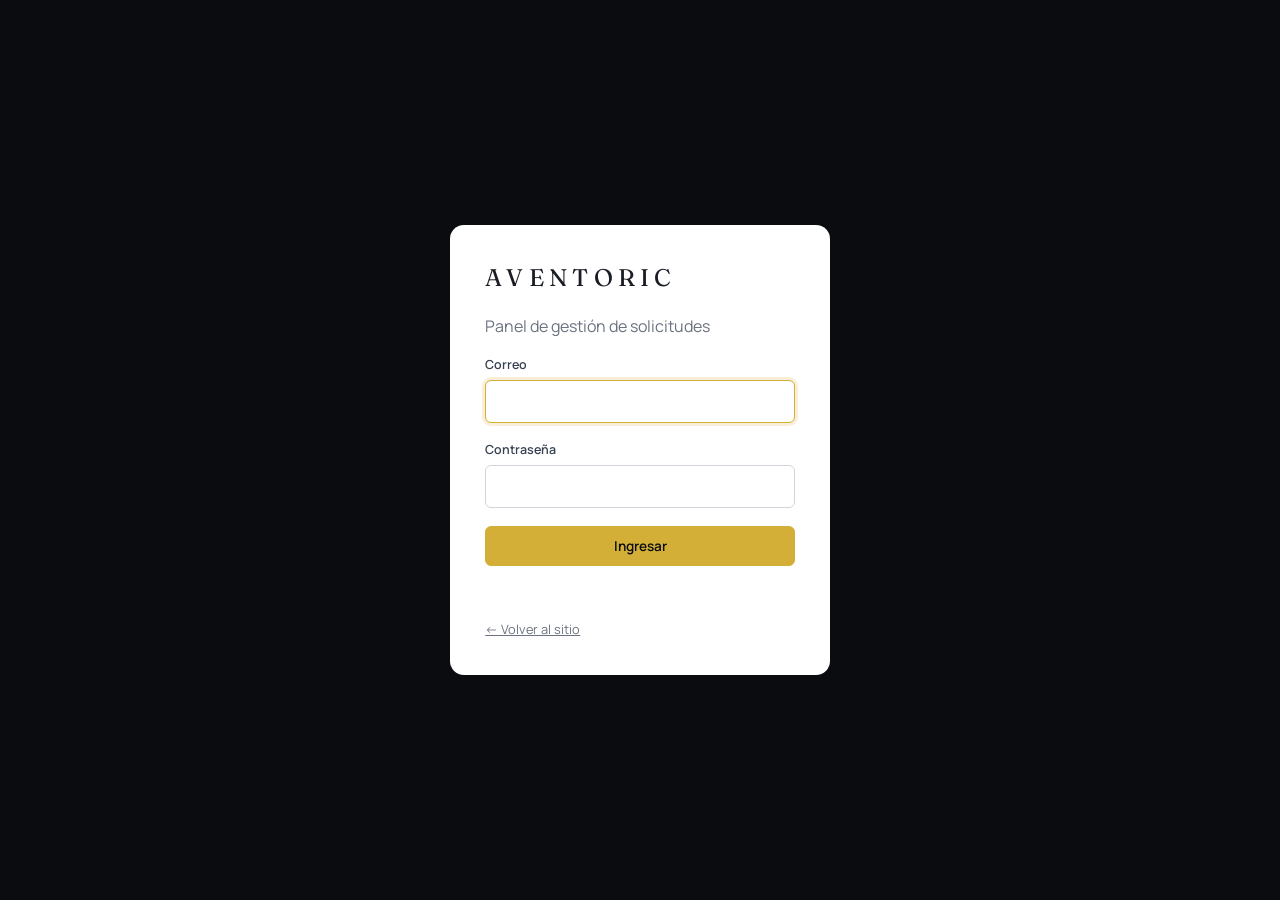
<file: admin.html>
<!DOCTYPE html>
<html lang="es">
<head>
    <meta charset="UTF-8">
    <meta name="viewport" content="width=device-width, initial-scale=1.0">
    <meta name="robots" content="noindex, nofollow">
    <title>Panel | AVENTORIC</title>
    <link href="https://fonts.googleapis.com/css2?family=Fraunces:opsz,wght@9..144,300;9..144,500&family=Manrope:wght@400;500;600;700&display=swap" rel="stylesheet">
    <link rel="stylesheet" href="admin.css">
</head>
<body>

<!-- LOGIN -->
<section id="login-view" class="login-view" hidden>
    <form id="login-form" class="login-card">
        <div class="brand">AVENTORIC</div>
        <p class="muted">Panel de gestión de solicitudes</p>
        <label>Correo
            <input type="email" id="email" autocomplete="username" required autofocus>
        </label>
        <label>Contraseña
            <input type="password" id="password" autocomplete="current-password" required>
        </label>
        <button class="btn primary" type="submit">Ingresar</button>
        <p id="login-error" class="error" role="alert"></p>
        <a class="muted small" href="index.html">← Volver al sitio</a>
    </form>
</section>

<!-- APP -->
<div id="app-view" hidden>
    <header class="topbar">
        <div class="brand">AVENTORIC <span>Panel</span></div>
        <div class="top-actions">
            <span id="last-sync" class="muted small"></span>
            <button class="btn" id="export-btn" type="button">Exportar CSV</button>
            <button class="btn" id="logout-btn" type="button">Salir</button>
        </div>
    </header>

    <main class="wrap">
        <section class="kpis" id="kpis" aria-label="Resumen"></section>

        <section class="toolbar">
            <input type="search" id="f-q" placeholder="Buscar por nombre, empresa, correo, referencia o detalle…" aria-label="Buscar">
            <select id="f-estado" aria-label="Estado"><option value="">Todos los estados</option></select>
            <select id="f-tipo" aria-label="Tipo"><option value="">Todos los tipos</option></select>
            <select id="f-prioridad" aria-label="Prioridad"><option value="">Toda prioridad</option></select>
            <div class="seg" role="group" aria-label="Vista">
                <button type="button" id="v-lista" class="on">Lista</button>
                <button type="button" id="v-tablero">Tablero</button>
            </div>
        </section>

        <section id="list-view" class="table-wrap"></section>
        <section id="board-view" class="board" hidden></section>
        <p id="empty" class="empty" hidden>No hay solicitudes con esos filtros.</p>
    </main>

    <!-- DETALLE -->
    <div id="scrim" class="scrim" hidden></div>
    <aside id="drawer" class="drawer" hidden aria-label="Detalle de la solicitud">
        <header class="drawer-head">
            <div><div id="d-ref" class="ref"></div><h2 id="d-title"></h2><div id="d-tipo" class="muted small"></div></div>
            <button id="d-close" class="icon-btn" type="button" aria-label="Cerrar">✕</button>
        </header>
        <div class="drawer-body">
            <div class="grid2">
                <label>Estado<select id="d-estado"></select></label>
                <label>Prioridad<select id="d-prioridad"></select></label>
            </div>
            <label>Responsable<input id="d-responsable" type="text" maxlength="80" placeholder="Nombre de quien gestiona"></label>

            <h3>Contacto</h3>
            <dl class="facts" id="d-facts"></dl>

            <h3>Solicitud</h3>
            <p id="d-detalle" class="detalle"></p>

            <h3>Seguimiento</h3>
            <form id="note-form" class="note-form">
                <textarea id="note-text" rows="3" maxlength="2000" placeholder="Agregar una nota de seguimiento (llamada, propuesta, acuerdo…)"></textarea>
                <button class="btn primary" type="submit">Agregar nota</button>
            </form>
            <ol id="d-notas" class="timeline"></ol>

            <button id="d-delete" class="btn danger" type="button">Eliminar solicitud</button>
        </div>
    </aside>
</div>

<div id="toast" class="toast" role="status" aria-live="polite" hidden></div>
<script src="config.js"></script>
<script src="admin.js"></script>
</body>
</html>
</file>
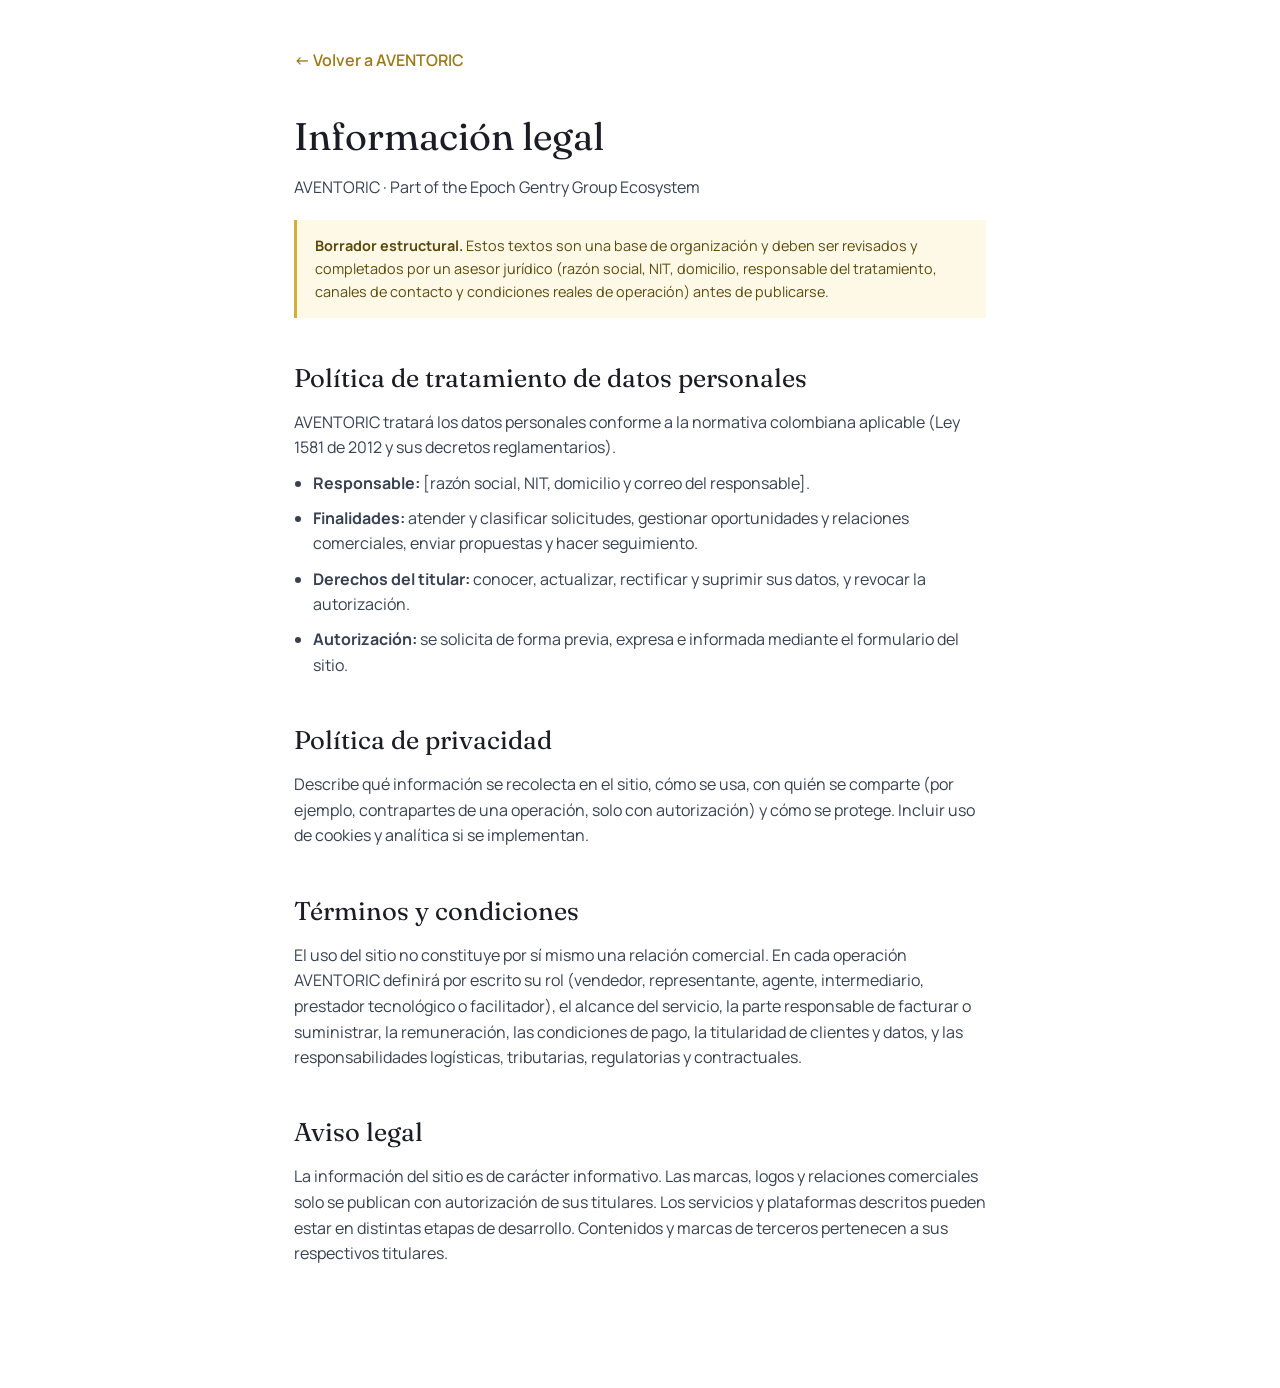
<file: legal.html>
<!DOCTYPE html>
<html lang="es">
<head>
    <meta charset="UTF-8">
    <meta name="viewport" content="width=device-width, initial-scale=1.0">
    <title>Legal | AVENTORIC</title>
    <link href="https://fonts.googleapis.com/css2?family=Fraunces:opsz,wght@9..144,300;9..144,500&family=Manrope:wght@400;500;600;700&display=swap" rel="stylesheet">
    <link rel="stylesheet" href="styles.css">
</head>
<body>
<main class="legal-page">
    <a class="back" href="index.html">← Volver a AVENTORIC</a>
    <h1>Información legal</h1>
    <p>AVENTORIC · Part of the Epoch Gentry Group Ecosystem</p>
    <div class="draft"><strong>Borrador estructural.</strong> Estos textos son una base de organización y deben ser revisados y completados por un asesor jurídico (razón social, NIT, domicilio, responsable del tratamiento, canales de contacto y condiciones reales de operación) antes de publicarse.</div>

    <section id="datos">
        <h2>Política de tratamiento de datos personales</h2>
        <p>AVENTORIC tratará los datos personales conforme a la normativa colombiana aplicable (Ley 1581 de 2012 y sus decretos reglamentarios).</p>
        <ul>
            <li><strong>Responsable:</strong> [razón social, NIT, domicilio y correo del responsable].</li>
            <li><strong>Finalidades:</strong> atender y clasificar solicitudes, gestionar oportunidades y relaciones comerciales, enviar propuestas y hacer seguimiento.</li>
            <li><strong>Derechos del titular:</strong> conocer, actualizar, rectificar y suprimir sus datos, y revocar la autorización.</li>
            <li><strong>Autorización:</strong> se solicita de forma previa, expresa e informada mediante el formulario del sitio.</li>
        </ul>
    </section>

    <section id="privacidad">
        <h2>Política de privacidad</h2>
        <p>Describe qué información se recolecta en el sitio, cómo se usa, con quién se comparte (por ejemplo, contrapartes de una operación, solo con autorización) y cómo se protege. Incluir uso de cookies y analítica si se implementan.</p>
    </section>

    <section id="terminos">
        <h2>Términos y condiciones</h2>
        <p>El uso del sitio no constituye por sí mismo una relación comercial. En cada operación AVENTORIC definirá por escrito su rol (vendedor, representante, agente, intermediario, prestador tecnológico o facilitador), el alcance del servicio, la parte responsable de facturar o suministrar, la remuneración, las condiciones de pago, la titularidad de clientes y datos, y las responsabilidades logísticas, tributarias, regulatorias y contractuales.</p>
    </section>

    <section id="aviso">
        <h2>Aviso legal</h2>
        <p>La información del sitio es de carácter informativo. Las marcas, logos y relaciones comerciales solo se publican con autorización de sus titulares. Los servicios y plataformas descritos pueden estar en distintas etapas de desarrollo. Contenidos y marcas de terceros pertenecen a sus respectivos titulares.</p>
    </section>
</main>
</body>
</html>
</file>
<file: admin.css>
:root {
    --bg: #f4f3ef; --surface: #fff; --ink: #1a1d24; --muted: #6b7280; --line: #e5e7eb;
    --dark: #0a0c10; --gold: #d4af37; --gold-ink: #7a5f0a; --danger: #b42318;
    --font-display: 'Fraunces', Georgia, serif; --font-body: 'Manrope', system-ui, sans-serif;
}
* { box-sizing: border-box; margin: 0; padding: 0; }
[hidden] { display: none !important; }
body { font-family: var(--font-body); background: var(--bg); color: var(--ink); line-height: 1.5; min-height: 100vh; }
:focus-visible { outline: 2px solid var(--gold); outline-offset: 2px; }
.muted { color: var(--muted); } .small { font-size: .8rem; }
.brand { font-family: var(--font-display); letter-spacing: .22em; font-size: 1.15rem; }
.brand span { font-family: var(--font-body); letter-spacing: .12em; font-size: .7rem; color: var(--gold); text-transform: uppercase; margin-left: .5rem; }

/* controles */
input, select, textarea { font: inherit; font-size: .92rem; padding: .6rem .75rem; border: 1px solid #d1d5db; border-radius: 6px; background: #fff; color: var(--ink); width: 100%; }
input:focus, select:focus, textarea:focus { outline: none; border-color: var(--gold); box-shadow: 0 0 0 3px rgba(212,175,55,.2); }
label { display: grid; gap: .35rem; font-size: .78rem; font-weight: 600; color: #374151; }
.btn { font: inherit; font-size: .85rem; font-weight: 600; padding: .55rem 1rem; border-radius: 6px; border: 1px solid #d1d5db; background: #fff; color: var(--ink); cursor: pointer; text-decoration: none; display: inline-block; }
.btn:hover { border-color: var(--ink); }
.btn.primary { background: var(--gold); border-color: var(--gold); color: var(--dark); }
.btn.primary:hover { background: #e4c04f; }
.btn.danger { color: var(--danger); border-color: #f1b5b0; margin-top: 2rem; }
.btn.danger:hover { background: #fef3f2; border-color: var(--danger); }
.icon-btn { background: none; border: none; font-size: 1.1rem; cursor: pointer; padding: .3rem .5rem; color: var(--muted); }
.error { color: var(--danger); font-size: .85rem; min-height: 1.2rem; }

/* login */
.login-view { min-height: 100vh; display: grid; place-items: center; background: var(--dark); padding: 1rem; }
.login-card { background: var(--surface); border-radius: 14px; padding: 2.2rem; width: min(380px, 100%); display: grid; gap: 1.1rem; }
.login-card .brand { font-size: 1.5rem; }

/* barra superior */
.topbar { background: var(--dark); color: #fff; display: flex; justify-content: space-between; align-items: center; padding: .9rem 1.5rem; position: sticky; top: 0; z-index: 20; gap: 1rem; flex-wrap: wrap; }
.top-actions { display: flex; align-items: center; gap: .7rem; }
.topbar .btn { background: transparent; color: #fff; border-color: rgba(255,255,255,.3); }
.topbar .btn:hover { border-color: var(--gold); color: var(--gold); }
.topbar .muted { color: #94a3b8; }
.wrap { max-width: 1300px; margin: 0 auto; padding: 1.5rem; }

/* KPIs */
.kpis { display: grid; grid-template-columns: repeat(5, minmax(0,1fr)); gap: 1rem; margin-bottom: 1.5rem; }
.kpi { background: var(--surface); border: 1px solid var(--line); border-radius: 10px; padding: 1rem 1.2rem; }
.kpi b { display: block; font-family: var(--font-display); font-weight: 400; font-size: 2rem; line-height: 1.1; }
.kpi span { font-size: .75rem; letter-spacing: .06em; text-transform: uppercase; color: var(--muted); }
.kpi.hot b { color: var(--gold-ink); }

/* filtros */
.toolbar { display: grid; grid-template-columns: minmax(200px, 2fr) repeat(3, minmax(130px, 1fr)) auto; gap: .7rem; margin-bottom: 1rem; align-items: center; }
.seg { display: flex; border: 1px solid #d1d5db; border-radius: 6px; overflow: hidden; background: #fff; }
.seg button { font: inherit; font-size: .85rem; font-weight: 600; padding: .6rem 1rem; border: none; background: none; cursor: pointer; color: var(--muted); }
.seg button.on { background: var(--dark); color: #fff; }

/* tabla */
.table-wrap { background: var(--surface); border: 1px solid var(--line); border-radius: 10px; overflow-x: auto; }
table { width: 100%; border-collapse: collapse; font-size: .88rem; min-width: 760px; }
th { text-align: left; font-size: .7rem; letter-spacing: .08em; text-transform: uppercase; color: var(--muted); padding: .8rem 1rem; border-bottom: 1px solid var(--line); background: #fafaf8; white-space: nowrap; }
td { padding: .8rem 1rem; border-bottom: 1px solid var(--line); vertical-align: top; }
tr.row { cursor: pointer; } tr.row:hover td { background: #fbf8ec; }
tr:last-child td { border-bottom: none; }
td .name { font-weight: 700; } td .sub { color: var(--muted); font-size: .8rem; }
td .snip { color: #4b5563; max-width: 320px; display: -webkit-box; -webkit-line-clamp: 2; -webkit-box-orient: vertical; overflow: hidden; }
.ref { font-size: .75rem; letter-spacing: .08em; color: var(--gold-ink); font-weight: 700; }
.pill { display: inline-block; padding: .15rem .6rem; border-radius: 99px; font-size: .72rem; font-weight: 700; white-space: nowrap; background: #eef0f3; color: #374151; }
.pill.nueva { background: #fdf3cc; color: #6b5300; } .pill.analisis, .pill.conexion { background: #e0ecff; color: #1e429f; }
.pill.propuesta, .pill.negociacion { background: #ece4ff; color: #4a2a9e; } .pill.acuerdo { background: #d9f5e3; color: #146c3a; }
.pill.seguimiento { background: #d8f3f0; color: #0f5f58; } .pill.descartada { background: #eee; color: #777; }
.prio { font-size: .72rem; font-weight: 700; } .prio.alta { color: var(--danger); } .prio.media { color: #9a6700; } .prio.baja { color: var(--muted); }

/* tablero */
.board { display: grid; grid-auto-flow: column; grid-auto-columns: minmax(250px, 1fr); gap: 1rem; overflow-x: auto; padding-bottom: 1rem; align-items: start; }
.col { background: #ebeae5; border-radius: 10px; padding: .7rem; min-height: 120px; }
.col h4 { font-size: .72rem; letter-spacing: .1em; text-transform: uppercase; color: #4b5563; padding: .2rem .3rem .6rem; display: flex; justify-content: space-between; }
.card { background: #fff; border: 1px solid var(--line); border-left: 3px solid var(--gold); border-radius: 8px; padding: .75rem .85rem; margin-bottom: .6rem; cursor: pointer; font-size: .85rem; }
.card:hover { box-shadow: 0 6px 18px rgba(10,12,16,.1); }
.card .name { font-weight: 700; } .card .sub { color: var(--muted); font-size: .78rem; }
.card .meta { display: flex; justify-content: space-between; margin-top: .5rem; align-items: center; }
.empty { text-align: center; color: var(--muted); padding: 3rem 1rem; }

/* cajón de detalle */
.scrim { position: fixed; inset: 0; background: rgba(10,12,16,.45); z-index: 30; }
.drawer { position: fixed; top: 0; right: 0; bottom: 0; width: min(520px, 100%); background: var(--surface); z-index: 40; display: flex; flex-direction: column; box-shadow: -20px 0 50px rgba(0,0,0,.2); }
.drawer-head { display: flex; justify-content: space-between; gap: 1rem; padding: 1.3rem 1.5rem; border-bottom: 1px solid var(--line); }
.drawer-head h2 { font-family: var(--font-display); font-weight: 400; font-size: 1.5rem; line-height: 1.2; }
.drawer-body { padding: 1.3rem 1.5rem 2rem; overflow-y: auto; display: grid; gap: 1rem; align-content: start; }
.drawer-body h3 { font-size: .72rem; letter-spacing: .12em; text-transform: uppercase; color: var(--muted); margin-top: .8rem; border-top: 1px solid var(--line); padding-top: 1rem; }
.grid2 { display: grid; grid-template-columns: 1fr 1fr; gap: .8rem; }
.facts { display: grid; grid-template-columns: 110px 1fr; gap: .4rem .8rem; font-size: .9rem; }
.facts dt { color: var(--muted); } .facts dd a { color: var(--gold-ink); font-weight: 600; word-break: break-all; }
.detalle { white-space: pre-wrap; background: #faf9f5; border: 1px solid var(--line); border-radius: 8px; padding: .9rem 1rem; font-size: .92rem; }
.note-form { display: grid; gap: .6rem; justify-items: start; }
.timeline { list-style: none; display: grid; gap: .8rem; border-left: 2px solid var(--line); margin-left: .4rem; padding-left: 1rem; }
.timeline li { font-size: .88rem; position: relative; }
.timeline li::before { content: ""; position: absolute; left: -1.38rem; top: .4rem; width: 9px; height: 9px; border-radius: 50%; background: var(--gold); }
.timeline li.sistema::before { background: #9ca3af; } .timeline li.sistema .txt { color: var(--muted); font-style: italic; }
.timeline time { display: block; font-size: .72rem; color: var(--muted); }
.timeline .txt { white-space: pre-wrap; }

.toast { position: fixed; bottom: 1.2rem; left: 50%; transform: translateX(-50%); background: var(--dark); color: #fff; padding: .7rem 1.2rem; border-radius: 8px; font-size: .88rem; z-index: 60; }

@media (max-width: 900px) {
    .kpis { grid-template-columns: repeat(2, minmax(0,1fr)); }
    .toolbar { grid-template-columns: 1fr 1fr; } .toolbar input { grid-column: 1 / -1; }
    .wrap { padding: 1rem; } .topbar { padding: .8rem 1rem; }
}
</file>
<file: styles.css>
/* ==========================================================================
   AVENTORIC — estilos (basados en la plantilla entregada)
   ========================================================================== */
:root {
    --color-bg-dark: #0a0c10;
    --color-bg-light: #f6f5f1;
    --color-surface: #ffffff;
    --color-accent: #d4af37;
    --color-text-light: #ffffff;
    --color-text-dark: #1a1d24;
    --color-text-muted: #8a94a6;
    --glass-bg: rgba(15, 20, 30, 0.65);
    --glass-border: rgba(255, 255, 255, 0.15);
    --transition-smooth: all 0.4s cubic-bezier(0.16, 1, 0.3, 1);
    --font-display: 'Fraunces', Georgia, serif;
    --font-body: 'Manrope', 'Segoe UI', system-ui, sans-serif;
}

* { margin: 0; padding: 0; box-sizing: border-box; }
html { scroll-behavior: smooth; scroll-padding-top: 1rem; }
body { font-family: var(--font-body); background: var(--color-surface); color: var(--color-text-dark); overflow-x: hidden; line-height: 1.6; }
h1, h2, h3 { font-family: var(--font-display); font-weight: 400; }
a { color: inherit; }
:focus-visible { outline: 2px solid var(--color-accent); outline-offset: 3px; }

.eyebrow { display: inline-block; font-size: .72rem; letter-spacing: .22em; text-transform: uppercase; color: var(--color-accent); font-weight: 700; margin-bottom: 1rem; }
.eyebrow.dark { color: #9a7b14; }

/* PRELOADER */
.preloader { position: fixed; inset: 0; background: var(--color-bg-dark); z-index: 9999; display: flex; justify-content: center; align-items: center; transition: opacity .8s ease, visibility .8s ease; }
.preloader.hidden { opacity: 0; visibility: hidden; }
.preloader-content { text-align: center; color: var(--color-text-light); width: min(340px, 86vw); }
.brand-title { letter-spacing: .3em; font-weight: 300; font-size: 2rem; margin-bottom: .5rem; }
.brand-subtitle { font-size: .62rem; letter-spacing: .2em; color: var(--color-text-muted); margin-bottom: 1.5rem; }
.loading-bar-container { width: 100%; height: 2px; background: rgba(255,255,255,.1); overflow: hidden; }
.loading-bar { width: 0; height: 100%; background: var(--color-accent); transition: width .3s ease; }

/* HERO */
.hero-section { position: relative; isolation: isolate; width: 100%; min-height: 100vh; display: flex; flex-direction: column; justify-content: space-between; padding: 2rem 5%; color: var(--color-text-light); overflow: hidden; background: var(--color-bg-dark); }
.hero-canvas, .bg-canvas { position: absolute; inset: 0; width: 100%; height: 100%; z-index: -3; }
.hero-video { position: absolute; top: 50%; left: 50%; min-width: 100%; min-height: 100%; transform: translate(-50%,-50%); object-fit: cover; z-index: -2; }
.hero-overlay { position: absolute; inset: 0; background: linear-gradient(180deg, rgba(10,12,16,.55) 0%, rgba(10,12,16,.15) 45%, rgba(10,12,16,.85) 100%); z-index: -1; }

.navbar { display: flex; justify-content: space-between; align-items: center; gap: 1.5rem; padding-bottom: 1rem; border-bottom: 1px solid var(--glass-border); }
.nav-logo { display: flex; align-items: center; gap: .65rem; font-size: 1.25rem; font-weight: 700; letter-spacing: .2em; text-decoration: none; }
.nav-links { display: flex; list-style: none; gap: 2rem; }
.nav-links a { color: var(--color-text-light); text-decoration: none; font-size: .88rem; transition: var(--transition-smooth); }
.nav-links a:hover { color: var(--color-accent); }

.hero-content-grid { display: grid; grid-template-columns: 1fr auto; align-items: center; gap: 2rem; margin: 3rem 0; }
.hero-main-text { max-width: 720px; }
.hero-main-text h2 { font-size: clamp(2.2rem, 5vw, 3.7rem); line-height: 1.08; margin-bottom: 1.2rem; font-weight: 300; }
.hero-main-text h2 em { font-style: italic; color: var(--color-accent); }
.hero-main-text p { font-size: 1.1rem; color: #d1d5db; margin-bottom: 2rem; max-width: 600px; }
.hero-actions { display: flex; flex-wrap: wrap; gap: .8rem; }

.hero-map-widget { background: var(--glass-bg); backdrop-filter: blur(12px); -webkit-backdrop-filter: blur(12px); border: 1px solid var(--glass-border); padding: 1.3rem; border-radius: 12px; width: 260px; }
.scope-title { font-family: var(--font-display); font-size: 1.1rem; line-height: 1.3; margin-bottom: 1rem; }
.scope-list { list-style: none; display: grid; gap: .55rem; font-size: .88rem; color: #e5e7eb; margin-bottom: 1rem; }
.scope-list li { display: flex; align-items: center; gap: .6rem; }
.dot { width: 8px; height: 8px; border-radius: 50%; background: var(--color-accent); box-shadow: 0 0 0 0 rgba(212,175,55,.6); animation: pulse 2.4s infinite; }
.scope-list li:nth-child(2) .dot { animation-delay: .5s; } .scope-list li:nth-child(3) .dot { animation-delay: 1s; } .scope-list li:nth-child(4) .dot { animation-delay: 1.5s; }
@keyframes pulse { 70% { box-shadow: 0 0 0 9px rgba(212,175,55,0); } 100% { box-shadow: 0 0 0 0 rgba(212,175,55,0); } }
.map-label { font-size: .72rem; letter-spacing: .15em; text-transform: uppercase; color: var(--color-text-muted); }

.hero-bottom-cards { display: grid; grid-template-columns: repeat(3, minmax(0,1fr)); gap: 1.5rem; align-items: end; }
.glass-card { background: var(--glass-bg); backdrop-filter: blur(14px); -webkit-backdrop-filter: blur(14px); border: 1px solid var(--glass-border); padding: 2rem 1.8rem; border-radius: 12px; min-height: 260px; display: flex; flex-direction: column; justify-content: flex-end; gap: .75rem; transition: var(--transition-smooth); }
.glass-card:hover { transform: translateY(-8px); border-color: var(--color-accent); }
.glass-card h3 { font-size: 1.5rem; }
.glass-card p { color: #d1d5db; font-size: .95rem; }
.glass-card .badge { font-size: .72rem; text-transform: uppercase; letter-spacing: .15em; color: var(--color-accent); margin-bottom: auto; }

/* BOTONES */
.btn-primary, .btn-secondary { display: inline-block; padding: .8rem 1.5rem; border-radius: 6px; text-decoration: none; font-weight: 600; font-size: .9rem; transition: var(--transition-smooth); border: 1px solid transparent; cursor: pointer; font-family: inherit; }
.btn-primary { background: var(--color-accent); color: var(--color-bg-dark); }
.btn-primary:hover { background: #e4c04f; transform: translateY(-2px); }
.btn-secondary { background: rgba(255,255,255,.12); color: var(--color-text-light); border-color: var(--glass-border); }
.btn-secondary:hover { background: rgba(255,255,255,.22); }
.btn-block { width: 100%; padding: 1rem; font-size: 1rem; }

/* SECCIONES */
.section-container { padding: 6rem 5%; }
.bg-light { background: var(--color-bg-light); }
.section-header { text-align: center; max-width: 780px; margin: 0 auto 3.5rem; }
.section-header h2 { font-size: clamp(1.8rem, 3.4vw, 2.7rem); line-height: 1.15; margin-bottom: 1rem; }
.section-header p { color: #4b5563; font-size: 1.05rem; }

/* Compañía */
.pillars { display: grid; grid-template-columns: repeat(3, minmax(0,1fr)); gap: 1.5rem; max-width: 1200px; margin: 0 auto 4rem; }
.pillar { border-top: 2px solid var(--color-accent); padding: 1.6rem 0 0; }
.pillar-num { font-family: var(--font-display); color: #9a7b14; font-size: .95rem; }
.pillar h3 { font-size: 1.8rem; margin: .4rem 0 .6rem; }
.pillar p { color: #4b5563; }
.mvv { display: grid; grid-template-columns: repeat(3, minmax(0,1fr)); gap: 2rem; max-width: 1200px; margin: 0 auto; padding: 2.5rem; background: var(--color-bg-dark); color: #d1d5db; border-radius: 14px; }
.mvv h4 { color: var(--color-accent); font-size: .75rem; letter-spacing: .2em; text-transform: uppercase; margin-bottom: .6rem; }
.mvv p { font-size: .95rem; }

/* Carruseles */
.carousel-wrapper { position: relative; display: flex; align-items: center; gap: .75rem; max-width: 1400px; margin: 0 auto; }
.carousel-track { display: flex; gap: 1.5rem; overflow-x: auto; scroll-behavior: smooth; scroll-snap-type: x proximity; scrollbar-width: none; width: 100%; padding: 1rem 0; }
.carousel-track::-webkit-scrollbar { display: none; }
.carousel-btn { background: var(--color-bg-dark); color: var(--color-text-light); border: none; width: 42px; height: 42px; border-radius: 50%; cursor: pointer; z-index: 10; flex-shrink: 0; transition: var(--transition-smooth); }
.carousel-btn:hover { background: var(--color-accent); color: var(--color-bg-dark); }

.card-item { scroll-snap-align: start; min-width: 320px; max-width: 360px; min-height: 380px; background: var(--color-surface); border: 1px solid #e5e7eb; border-radius: 12px; padding: 2.2rem; flex-shrink: 0; display: flex; flex-direction: column; transition: var(--transition-smooth); }
.card-item:hover { transform: translateY(-6px); border-color: var(--color-accent); box-shadow: 0 18px 40px rgba(10,12,16,.08); }
.card-num { font-family: var(--font-display); color: var(--color-accent); font-size: 2.6rem; line-height: 1; margin-bottom: 1.4rem; }
.card-item h3 { font-size: 1.7rem; margin-bottom: .8rem; }
.card-item p { color: #4b5563; font-size: .96rem; margin-bottom: 1.2rem; }
.card-item ul { list-style: none; margin-top: auto; border-top: 1px solid #e5e7eb; padding-top: 1rem; font-size: .85rem; color: #6b7280; display: grid; gap: .35rem; }
.card-item li::before { content: "—  "; color: var(--color-accent); }

.compact-item { scroll-snap-align: start; min-width: 210px; min-height: 220px; background: var(--color-surface); border: 1px solid #e5e7eb; border-radius: 10px; padding: 1.5rem; flex-shrink: 0; text-decoration: none; display: flex; flex-direction: column; gap: .4rem; transition: var(--transition-smooth); }
.compact-item:hover { background: var(--color-bg-dark); color: #fff; transform: translateY(-5px); }
.compact-item b { font-family: var(--font-display); color: var(--color-accent); font-weight: 400; }
.compact-item h4 { font-size: 1.05rem; margin-top: auto; }
.compact-item p { font-size: .85rem; color: #6b7280; }
.compact-item:hover p { color: #cbd5e1; }

.team-card { scroll-snap-align: start; min-width: 250px; min-height: 230px; background: var(--color-surface); border-left: 3px solid var(--color-accent); border-radius: 6px; padding: 1.6rem; flex-shrink: 0; box-shadow: 0 4px 18px rgba(10,12,16,.05); }
.team-card h4 { font-family: var(--font-display); font-weight: 400; font-size: 1.3rem; margin-bottom: .6rem; }
.team-card p { color: #4b5563; font-size: .92rem; }

/* Dividida */
.split-section.video-split-80 { position: relative; isolation: isolate; min-height: 80vh; display: grid; grid-template-columns: minmax(0,1fr) minmax(0,1fr); align-items: center; gap: 4rem; padding: 5rem 5%; color: var(--color-text-light); overflow: hidden; background: var(--color-bg-dark); }
.split-text h2 { font-size: clamp(2rem, 3.6vw, 2.9rem); line-height: 1.12; margin-bottom: 1.2rem; font-weight: 300; }
.split-text p { color: #e5e7eb; font-size: 1.08rem; line-height: 1.75; margin-bottom: 2.2rem; }
.bg-video { position: absolute; inset: 0; width: 100%; height: 100%; object-fit: cover; z-index: -2; }
.banner-overlay { position: absolute; inset: 0; background: rgba(10,12,16,.62); z-index: -1; }
.panel { background: var(--glass-bg); backdrop-filter: blur(14px); -webkit-backdrop-filter: blur(14px); border: 1px solid var(--glass-border); border-radius: 14px; padding: 2rem; }
.panel h4 { font-size: .75rem; letter-spacing: .2em; text-transform: uppercase; color: var(--color-accent); margin-bottom: 1.2rem; }
.panel-list { list-style: none; display: grid; }
.panel-list li { padding: 1rem 0; border-top: 1px solid var(--glass-border); display: grid; gap: .15rem; }
.panel-list strong { font-family: var(--font-display); font-weight: 400; font-size: 1.2rem; }
.panel-list span, .roadmap span { color: #cbd5e1; font-size: .9rem; }
.roadmap { list-style: none; counter-reset: r; display: grid; gap: 0; }
.roadmap li { counter-increment: r; position: relative; padding: 1rem 0 1rem 3rem; border-top: 1px solid var(--glass-border); display: grid; gap: .15rem; }
.roadmap li::before { content: counter(r); position: absolute; left: 0; top: 1rem; width: 2rem; height: 2rem; border-radius: 50%; border: 1px solid var(--color-accent); color: var(--color-accent); display: grid; place-items: center; font-size: .85rem; }
.roadmap b { font-family: var(--font-display); font-weight: 400; font-size: 1.2rem; }
.split-section.reverse .split-media { order: -1; }

/* Eslogan */
.slogan-divider { background: var(--color-surface); padding: 4.5rem 5%; text-align: center; border-top: 1px solid #e5e7eb; border-bottom: 1px solid #e5e7eb; }
.slogan-content { max-width: 900px; margin: 0 auto; }
.slogan-tag { display: inline-block; font-size: .75rem; text-transform: uppercase; letter-spacing: .25em; color: #9a7b14; font-weight: 700; margin-bottom: .8rem; }
.slogan-content h3 { font-size: clamp(1.3rem, 2.6vw, 1.9rem); font-weight: 300; line-height: 1.4; }

/* Banner con tarjetas */
.video-banner-section { position: relative; isolation: isolate; min-height: 80vh; width: 100%; display: flex; align-items: center; padding: 5rem 5%; color: var(--color-text-light); overflow: hidden; background: var(--color-bg-dark); }
.banner-content { width: 100%; display: grid; grid-template-columns: minmax(0,1fr) minmax(0,1.15fr); gap: 2.5rem; align-items: center; }
.banner-info h2 { font-size: clamp(2rem, 3.4vw, 2.6rem); font-weight: 300; margin-bottom: 1rem; overflow-wrap: break-word; }
.banner-info p { color: #e5e7eb; font-size: 1.05rem; margin-bottom: 2rem; }
.banner-cards { display: grid; grid-template-columns: repeat(2, minmax(0,1fr)); gap: 1.25rem; }
.interactive-card { background: var(--glass-bg); backdrop-filter: blur(12px); -webkit-backdrop-filter: blur(12px); border: 1px solid var(--glass-border); padding: 1.75rem; border-radius: 12px; min-height: 260px; transition: var(--transition-smooth); overflow-wrap: break-word; }
.interactive-card:hover { border-color: var(--color-accent); transform: translateY(-6px); }
.interactive-card h3 { font-size: 1.5rem; margin-bottom: .8rem; color: var(--color-accent); }
.interactive-card p { color: #e5e7eb; font-size: .95rem; }

/* Proceso */
.process { padding-top: 4rem; padding-bottom: 4rem; }
.steps { list-style: none; display: grid; grid-template-columns: repeat(8, minmax(0,1fr)); gap: 1rem; max-width: 1300px; margin: 0 auto; }
.steps li { position: relative; padding-top: 1.2rem; border-top: 1px solid #d1d5db; }
.steps li::before { content: ""; position: absolute; top: -4px; left: 0; width: 7px; height: 7px; border-radius: 50%; background: var(--color-accent); }
.steps b { font-family: var(--font-display); font-weight: 400; color: #9a7b14; font-size: 1.1rem; }
.steps h4 { font-size: 1rem; margin: .2rem 0; }
.steps p { font-size: .82rem; color: #6b7280; }

/* Formulario */
.request { background: var(--color-bg-dark); color: #e5e7eb; }
.request-grid { display: grid; grid-template-columns: minmax(0,.85fr) minmax(0,1.15fr); gap: 4rem; max-width: 1200px; margin: 0 auto; align-items: start; }
.request-intro h2 { font-size: clamp(2rem, 3.4vw, 2.8rem); color: #fff; font-weight: 300; margin-bottom: 1rem; line-height: 1.12; }
.request-intro .eyebrow.dark { color: var(--color-accent); }
.request-intro p { color: #cbd5e1; margin-bottom: 1.5rem; }
.checks { list-style: none; display: grid; gap: .6rem; font-size: .92rem; color: #cbd5e1; }
.checks li::before { content: "✓  "; color: var(--color-accent); font-weight: 700; }
.request-form { background: rgba(255,255,255,.04); border: 1px solid var(--glass-border); border-radius: 14px; padding: 2rem; display: grid; gap: 1.1rem; }
.request-form label { display: grid; gap: .4rem; font-size: .82rem; font-weight: 600; letter-spacing: .02em; color: #cbd5e1; }
.row { display: grid; grid-template-columns: 1fr 1fr; gap: 1rem; }
.request-form input, .request-form select, .request-form textarea { font: inherit; font-size: .95rem; padding: .8rem .9rem; border-radius: 6px; border: 1px solid rgba(255,255,255,.2); background: rgba(10,12,16,.7); color: #fff; width: 100%; }
.request-form input:focus, .request-form select:focus, .request-form textarea:focus { outline: none; border-color: var(--color-accent); }
.request-form .invalid { border-color: #f87171; }
.request-form .consent { grid-template-columns: auto 1fr; align-items: start; gap: .7rem; font-weight: 400; font-size: .82rem; }
.request-form .consent input { width: auto; margin-top: .2rem; accent-color: var(--color-accent); }
.request-form .consent a { color: var(--color-accent); }
.form-status { font-size: .9rem; min-height: 1.3rem; }
.form-status.ok { color: #86efac; } .form-status.err { color: #fca5a5; }

/* FAQ */
.faq-section { max-width: 860px; margin: 0 auto; }
.faq-section h2 { text-align: center; font-size: clamp(1.8rem, 3.4vw, 2.6rem); margin-bottom: 2.5rem; }
.accordion-item { border-bottom: 1px solid #e5e7eb; }
.accordion-header { width: 100%; background: none; border: none; padding: 1.4rem 0; text-align: left; font: 600 1.05rem var(--font-body); color: inherit; display: flex; justify-content: space-between; gap: 1rem; cursor: pointer; }
.accordion-header .icon { color: var(--color-accent); font-size: 1.4rem; line-height: 1; }
.accordion-body { max-height: 0; overflow: hidden; transition: max-height .35s ease; color: #4b5563; }
.accordion-item.active .accordion-body { padding-bottom: 1.4rem; }

/* Cierre y footer */
.fullscreen-cta { position: relative; isolation: isolate; min-height: 80vh; display: flex; align-items: center; padding: 4rem 5%; color: var(--color-text-light); background: var(--color-bg-dark); overflow: hidden; }
.cta-overlay { position: absolute; inset: 0; background: radial-gradient(ellipse at 20% 50%, rgba(10,12,16,.75), rgba(10,12,16,.35)); z-index: -1; }
.cta-content { max-width: 620px; }
.cta-content h2 { font-size: clamp(2.2rem, 4.6vw, 3.4rem); font-weight: 300; line-height: 1.1; margin-bottom: 1rem; }
.cta-content p { color: #e5e7eb; margin-bottom: 2rem; font-size: 1.1rem; }

.site-footer { background: var(--color-bg-dark); color: var(--color-text-light); padding: 4rem 5% 2rem; border-top: 1px solid rgba(255,255,255,.06); }
.footer-grid { display: grid; grid-template-columns: 2fr 1fr 1.2fr 1.5fr; gap: 2rem; padding-bottom: 3rem; border-bottom: 1px solid rgba(255,255,255,.1); }
.footer-col h3 { letter-spacing: .25em; margin-bottom: .8rem; }
.footer-col p { color: var(--color-text-muted); font-size: .9rem; margin-bottom: .4rem; }
.footer-col h4 { color: var(--color-accent); margin-bottom: 1rem; font-size: .8rem; letter-spacing: .15em; text-transform: uppercase; }
.footer-col ul { list-style: none; }
.footer-col ul li { margin-bottom: .5rem; }
.footer-col a { color: var(--color-text-muted); text-decoration: none; font-size: .9rem; transition: color .3s; }
.footer-col a:hover { color: var(--color-accent); }
.footer-bottom { display: flex; justify-content: space-between; align-items: center; flex-wrap: wrap; gap: 1rem; padding-top: 2rem; font-size: .82rem; color: var(--color-text-muted); }
.seal { letter-spacing: .2em; font-size: .7rem; color: var(--color-accent); }
/* Acceso administrador: símbolo discreto, casi invisible hasta pasar el cursor */
.admin-access { display: inline-flex; align-items: center; justify-content: center; width: 28px; height: 28px; color: var(--color-text-muted); opacity: .22; border-radius: 50%; transition: opacity .3s, color .3s; }
.admin-access:hover, .admin-access:focus-visible { opacity: 1; color: var(--color-accent); }

/* Revelado al hacer scroll */
.reveal { opacity: 0; transform: translateY(24px); transition: opacity .8s ease, transform .8s cubic-bezier(.16,1,.3,1); }
.reveal.in { opacity: 1; transform: none; }
@media (prefers-reduced-motion: reduce) { .reveal { opacity: 1; transform: none; transition: none; } .dot { animation: none; } html { scroll-behavior: auto; } }

/* Páginas legales */
.legal-page { max-width: 820px; margin: 0 auto; padding: 3rem 5% 5rem; }
.legal-page .back { display: inline-block; margin-bottom: 2rem; color: #9a7b14; text-decoration: none; font-weight: 600; }
.legal-page h1 { font-size: 2.4rem; margin-bottom: .5rem; }
.legal-page .draft { background: #fef9e7; border-left: 3px solid var(--color-accent); padding: .9rem 1.1rem; margin: 1.2rem 0 2.5rem; font-size: .9rem; color: #5b4a0a; }
.legal-page section { margin-bottom: 2.6rem; scroll-margin-top: 1.5rem; }
.legal-page h2 { font-size: 1.6rem; margin-bottom: .7rem; }
.legal-page p, .legal-page li { color: #374151; margin-bottom: .6rem; }
.legal-page ul { padding-left: 1.2rem; }

/* RESPONSIVO */
@media (max-width: 1100px) {
    .steps { grid-template-columns: repeat(4, minmax(0,1fr)); row-gap: 2rem; }
}
@media (max-width: 900px) {
    .hero-content-grid, .hero-bottom-cards, .split-section.video-split-80, .banner-content, .banner-cards, .footer-grid, .pillars, .mvv, .request-grid { grid-template-columns: 1fr; }
    .split-section.video-split-80 { gap: 2.5rem; }
    .split-section.reverse .split-media { order: 0; }
    .nav-links { display: none; }
    .hero-map-widget { width: 100%; }
    .glass-card { min-height: 200px; }
    .card-item { min-width: 280px; }
    .carousel-btn { display: none; }
    .section-container { padding: 4rem 5%; }
    .steps { grid-template-columns: repeat(2, minmax(0,1fr)); }
    .row { grid-template-columns: 1fr; }
    .mvv { padding: 1.6rem; }
}

@media (max-width: 480px) {
    .navbar .btn-primary { padding: .55rem .9rem; font-size: .78rem; white-space: nowrap; }
    .nav-logo { font-size: 1.05rem; letter-spacing: .14em; }
}
</file>
